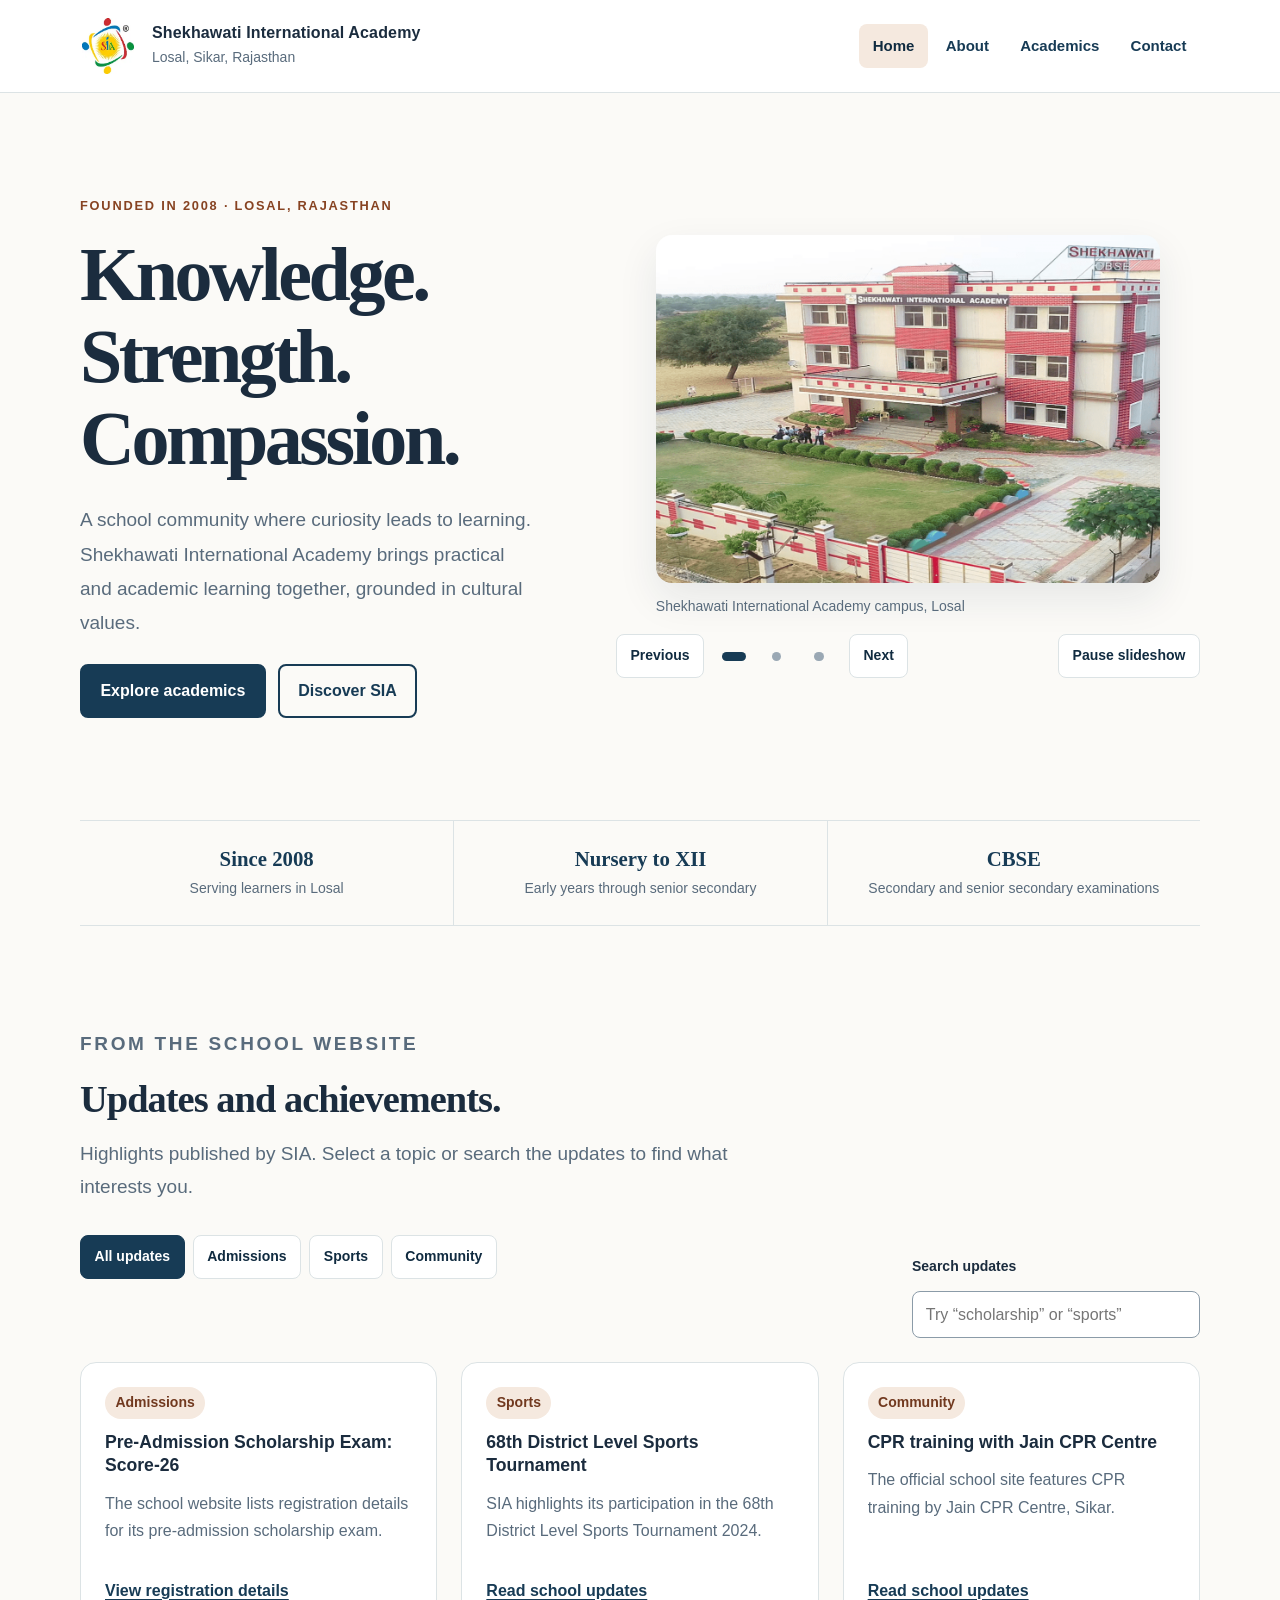
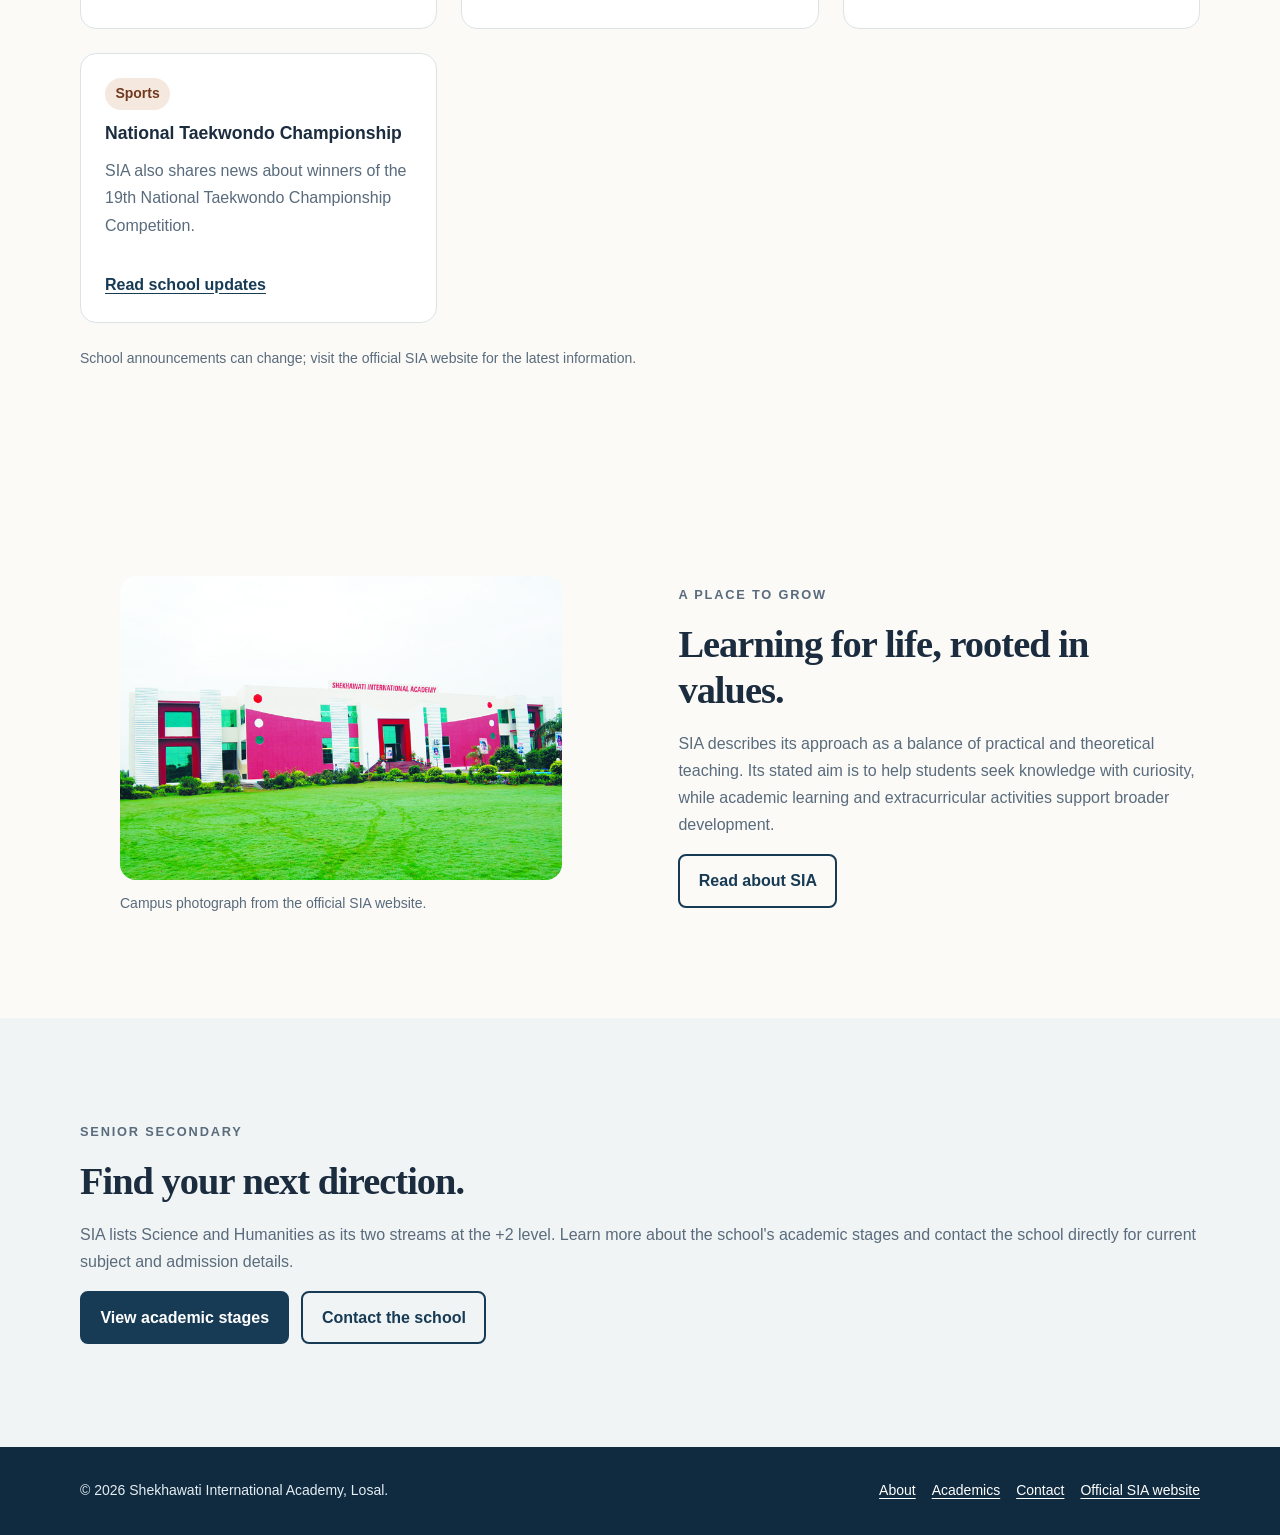
<file: index.html>
<!DOCTYPE html>
<html lang="en">
<head>
    <meta charset="UTF-8">
    <meta name="viewport" content="width=device-width, initial-scale=1.0">
    <meta name="description" content="Discover Shekhawati International Academy in Losal, Sikar: a CBSE school founded in 2008, with classes from Nursery to XII.">
    <title>Shekhawati International Academy | Losal, Sikar</title>
    <link rel="stylesheet" href="styles.css">
    <script src="script.js" defer></script>
</head>
<body>
    <a class="skip-link" href="#main-content">Skip to content</a>
    <header class="site-header">
        <div class="header-inner">
            <a class="brand" href="index.html" aria-label="Shekhawati International Academy home">
                <img class="school-logo" src="images/sialogo.webp" alt="">
                <span>
                    <span class="brand-name">Shekhawati International Academy</span>
                    <span class="brand-location">Losal, Sikar, Rajasthan</span>
                </span>
            </a>
            <nav class="site-nav" aria-label="Main navigation">
                <a href="index.html" aria-current="page">Home</a>
                <a href="about.html">About</a>
                <a href="courses.html">Academics</a>
                <a href="contact.html">Contact</a>
            </nav>
        </div>
    </header>

    <main id="main-content">
        <section class="hero content-width" aria-labelledby="welcome-heading">
            <div class="hero-copy">
                <p class="eyebrow">Founded in 2008 · Losal, Rajasthan</p>
                <h1 id="welcome-heading">Knowledge. Strength. Compassion.</h1>
                <p>
                    A school community where curiosity leads to learning.
                    Shekhawati International Academy brings practical and
                    academic learning together, grounded in cultural values.
                </p>
                <div class="actions">
                    <a class="button" href="courses.html">Explore academics</a>
                    <a class="button button-secondary" href="about.html">Discover SIA</a>
                </div>
            </div>
            <div class="image-carousel" data-carousel aria-label="Photos from the SIA campus">
                <figure class="hero-figure carousel-slide" data-slide>
                    <img
                        class="hero-image"
                        src="images/sia-campus-aerial.png"
                        alt="Aerial view of the Shekhawati International Academy campus and grounds in Losal"
                        fetchpriority="high"
                    >
                    <figcaption>Shekhawati International Academy campus, Losal</figcaption>
                </figure>
                <figure class="hero-figure carousel-slide" data-slide hidden>
                    <img
                        class="hero-image"
                        src="images/sia-campus-building.jpg"
                        alt="The Shekhawati International Academy school building in Losal"
                    >
                    <figcaption>The SIA school building. Photo: official school website.</figcaption>
                </figure>
                <figure class="hero-figure carousel-slide" data-slide hidden>
                    <img
                        class="hero-image"
                        src="images/sia-student-project.jpg"
                        alt="Students gathered around a model during a school project activity"
                    >
                    <figcaption>Students at a project activity. Photo: official school website.</figcaption>
                </figure>
                <div class="carousel-controls" aria-label="Photo slideshow controls">
                    <button class="carousel-control" type="button" data-previous aria-label="Show previous photo">Previous</button>
                    <div class="carousel-dots" data-slide-buttons aria-label="Choose a photo"></div>
                    <button class="carousel-control" type="button" data-next aria-label="Show next photo">Next</button>
                    <button class="carousel-control carousel-toggle" type="button" data-toggle aria-pressed="false">Pause slideshow</button>
                </div>
            </div>
        </section>

        <section class="content-width facts" aria-label="School overview">
            <div class="fact">
                <strong>Since 2008</strong>
                <span>Serving learners in Losal</span>
            </div>
            <div class="fact">
                <strong>Nursery to XII</strong>
                <span>Early years through senior secondary</span>
            </div>
            <div class="fact">
                <strong>CBSE</strong>
                <span>Secondary and senior secondary examinations</span>
            </div>
        </section>

        <section class="section" aria-labelledby="school-updates-heading">
            <div class="content-width">
                <div class="section-heading">
                    <p class="eyebrow">From the school website</p>
                    <h2 id="school-updates-heading">Updates and achievements.</h2>
                    <p>Highlights published by SIA. Select a topic or search the updates to find what interests you.</p>
                </div>
                <div class="update-tools">
                    <div class="update-filters" role="group" aria-label="Filter school updates">
                        <button class="filter-button is-active" type="button" data-filter="all" aria-pressed="true">All updates</button>
                        <button class="filter-button" type="button" data-filter="admissions" aria-pressed="false">Admissions</button>
                        <button class="filter-button" type="button" data-filter="sports" aria-pressed="false">Sports</button>
                        <button class="filter-button" type="button" data-filter="community" aria-pressed="false">Community</button>
                    </div>
                    <label class="update-search-label" for="update-search">Search updates</label>
                    <input id="update-search" class="update-search" type="search" placeholder="Try “scholarship” or “sports”">
                </div>
                <div class="card-grid update-grid" data-updates>
                    <article class="card update-card" data-category="admissions" data-search="pre-admission scholarship exam score 26 registration">
                        <span class="card-label">Admissions</span>
                        <h3>Pre-Admission Scholarship Exam: Score-26</h3>
                        <p>The school website lists registration details for its pre-admission scholarship exam.</p>
                        <a class="text-link" href="https://erpsys.spslosal.com/site/scholarship/AG11" target="_blank" rel="noopener noreferrer">View registration details</a>
                    </article>
                    <article class="card update-card" data-category="sports" data-search="68th district level sports tournament 2024">
                        <span class="card-label">Sports</span>
                        <h3>68th District Level Sports Tournament</h3>
                        <p>SIA highlights its participation in the 68th District Level Sports Tournament 2024.</p>
                        <a class="text-link" href="https://shekhawatilosal.com" target="_blank" rel="noopener noreferrer">Read school updates</a>
                    </article>
                    <article class="card update-card" data-category="community" data-search="save human life cpr training jain cpr centre sikar">
                        <span class="card-label">Community</span>
                        <h3>CPR training with Jain CPR Centre</h3>
                        <p>The official school site features CPR training by Jain CPR Centre, Sikar.</p>
                        <a class="text-link" href="https://shekhawatilosal.com" target="_blank" rel="noopener noreferrer">Read school updates</a>
                    </article>
                    <article class="card update-card" data-category="sports" data-search="19th national taekwondo championship competition winners">
                        <span class="card-label">Sports</span>
                        <h3>National Taekwondo Championship</h3>
                        <p>SIA also shares news about winners of the 19th National Taekwondo Championship Competition.</p>
                        <a class="text-link" href="https://shekhawatilosal.com" target="_blank" rel="noopener noreferrer">Read school updates</a>
                    </article>
                </div>
                <p class="update-empty" data-empty hidden>No updates match your search. Try another word or choose “All updates.”</p>
                <p class="update-note">School announcements can change; visit the official SIA website for the latest information.</p>
            </div>
        </section>

        <section class="section">
            <div class="content-width story-grid">
                <figure class="story-figure">
                    <img
                        class="story-image"
                        src="images/sia-campus-building.jpg"
                        alt="The Shekhawati International Academy school building in Losal"
                        loading="lazy"
                    >
                    <figcaption>Campus photograph from the official SIA website.</figcaption>
                </figure>
                <div class="story-copy">
                    <p class="eyebrow">A place to grow</p>
                    <h2>Learning for life, rooted in values.</h2>
                    <p>
                        SIA describes its approach as a balance of practical
                        and theoretical teaching. Its stated aim is to help
                        students seek knowledge with curiosity, while academic
                        learning and extracurricular activities support
                        broader development.
                    </p>
                    <a class="button button-secondary" href="about.html">Read about SIA</a>
                </div>
            </div>
        </section>

        <section class="section section-alt">
            <div class="content-width story-copy">
                <p class="eyebrow">Senior secondary</p>
                <h2>Find your next direction.</h2>
                <p>
                    SIA lists Science and Humanities as its two streams at the
                    +2 level. Learn more about the school's academic stages
                    and contact the school directly for current subject and
                    admission details.
                </p>
                <div class="actions">
                    <a class="button" href="courses.html">View academic stages</a>
                    <a class="button button-secondary" href="contact.html">Contact the school</a>
                </div>
            </div>
        </section>
    </main>

    <footer class="site-footer">
        <div class="footer-inner">
            <p>&copy; <span data-current-year>2026</span> Shekhawati International Academy, Losal.</p>
            <div class="footer-links">
                <a href="about.html">About</a>
                <a href="courses.html">Academics</a>
                <a href="contact.html">Contact</a>
                <a class="external-source" href="https://shekhawatilosal.com" target="_blank" rel="noopener noreferrer">Official SIA website</a>
            </div>
        </div>
    </footer>
</body>
</html>
</file>
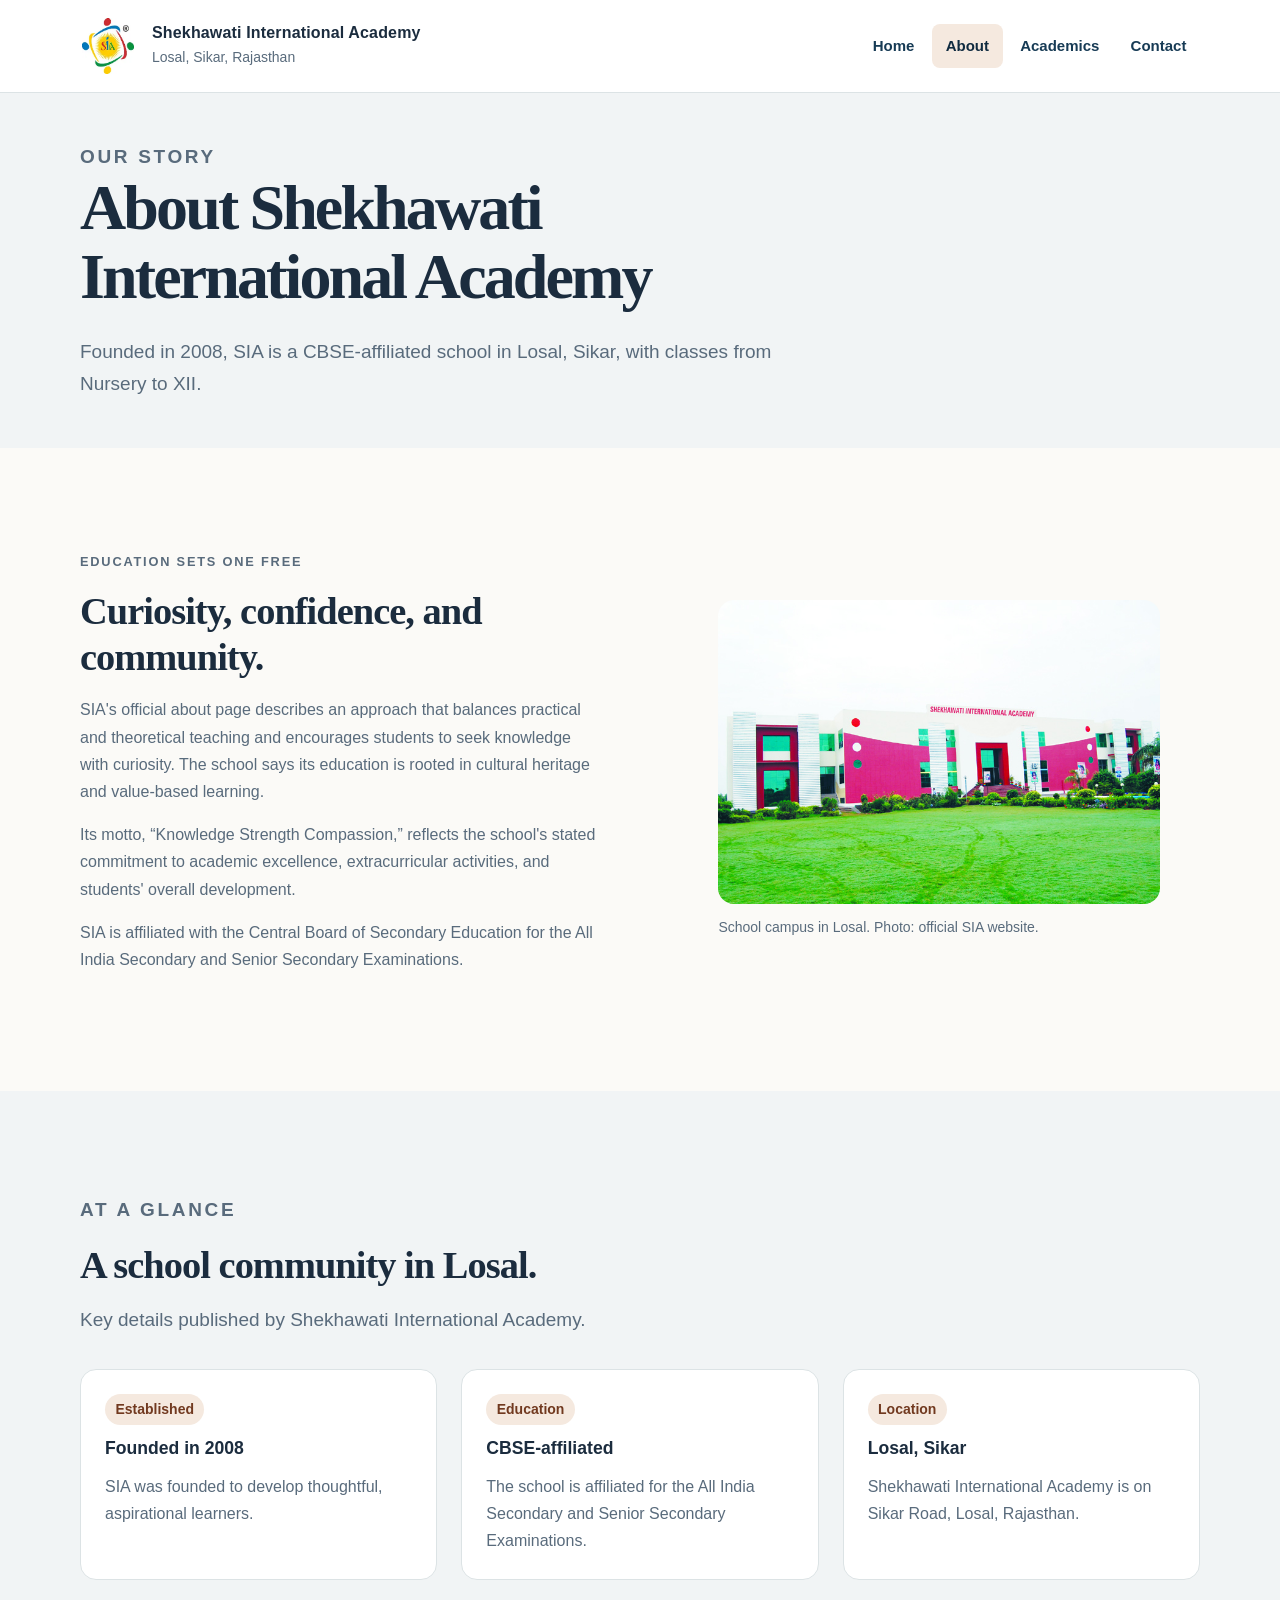
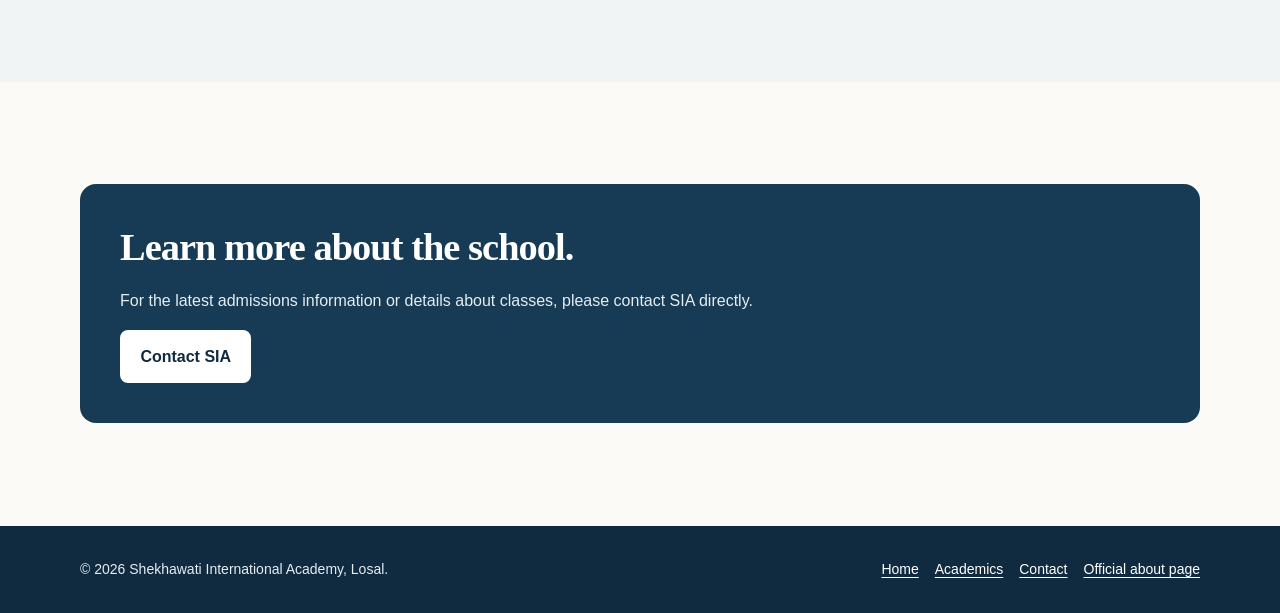
<file: about.html>
<!DOCTYPE html>
<html lang="en">
<head>
    <meta charset="UTF-8">
    <meta name="viewport" content="width=device-width, initial-scale=1.0">
    <meta name="description" content="Learn about Shekhawati International Academy in Losal, Sikar: its history, educational approach, motto, and CBSE affiliation.">
    <title>About SIA | Shekhawati International Academy</title>
    <link rel="stylesheet" href="styles.css">
    <script src="script.js" defer></script>
</head>
<body>
    <a class="skip-link" href="#main-content">Skip to content</a>
    <header class="site-header">
        <div class="header-inner">
            <a class="brand" href="index.html" aria-label="Shekhawati International Academy home">
                <img class="school-logo" src="images/sialogo.webp" alt="">
                <span>
                    <span class="brand-name">Shekhawati International Academy</span>
                    <span class="brand-location">Losal, Sikar, Rajasthan</span>
                </span>
            </a>
            <nav class="site-nav" aria-label="Main navigation">
                <a href="index.html">Home</a>
                <a href="about.html" aria-current="page">About</a>
                <a href="courses.html">Academics</a>
                <a href="contact.html">Contact</a>
            </nav>
        </div>
    </header>

    <main id="main-content">
        <header class="page-intro">
            <div class="content-width">
                <p class="eyebrow">Our story</p>
                <h1>About Shekhawati International Academy</h1>
                <p>
                    Founded in 2008, SIA is a CBSE-affiliated school in Losal,
                    Sikar, with classes from Nursery to XII.
                </p>
            </div>
        </header>

        <section class="section">
            <div class="content-width story-grid">
                <div class="prose">
                    <p class="eyebrow">Education sets one free</p>
                    <h2>Curiosity, confidence, and community.</h2>
                    <p>
                        SIA's official about page describes an approach that
                        balances practical and theoretical teaching and
                        encourages students to seek knowledge with curiosity.
                        The school says its education is rooted in cultural
                        heritage and value-based learning.
                    </p>
                    <p>
                        Its motto, “Knowledge Strength Compassion,” reflects
                        the school's stated commitment to academic excellence,
                        extracurricular activities, and students' overall
                        development.
                    </p>
                    <p>
                        SIA is affiliated with the Central Board of Secondary
                        Education for the All India Secondary and Senior
                        Secondary Examinations.
                    </p>
                </div>
                <figure class="story-figure">
                    <img
                        class="story-image"
                        src="images/sia-campus-building.jpg"
                        alt="Shekhawati International Academy campus in Losal"
                        loading="lazy"
                    >
                    <figcaption>School campus in Losal. Photo: official SIA website.</figcaption>
                </figure>
            </div>
        </section>

        <section class="section section-alt">
            <div class="content-width">
                <div class="section-heading">
                    <p class="eyebrow">At a glance</p>
                    <h2>A school community in Losal.</h2>
                    <p>Key details published by Shekhawati International Academy.</p>
                </div>
                <div class="card-grid">
                    <article class="card">
                        <span class="card-label">Established</span>
                        <h3>Founded in 2008</h3>
                        <p>SIA was founded to develop thoughtful, aspirational learners.</p>
                    </article>
                    <article class="card">
                        <span class="card-label">Education</span>
                        <h3>CBSE-affiliated</h3>
                        <p>The school is affiliated for the All India Secondary and Senior Secondary Examinations.</p>
                    </article>
                    <article class="card">
                        <span class="card-label">Location</span>
                        <h3>Losal, Sikar</h3>
                        <p>Shekhawati International Academy is on Sikar Road, Losal, Rajasthan.</p>
                    </article>
                </div>
            </div>
        </section>

        <section class="section">
            <div class="content-width callout">
                <h2>Learn more about the school.</h2>
                <p>For the latest admissions information or details about classes, please contact SIA directly.</p>
                <a class="button" href="contact.html">Contact SIA</a>
            </div>
        </section>
    </main>

    <footer class="site-footer">
        <div class="footer-inner">
            <p>&copy; <span data-current-year>2026</span> Shekhawati International Academy, Losal.</p>
            <div class="footer-links">
                <a href="index.html">Home</a>
                <a href="courses.html">Academics</a>
                <a href="contact.html">Contact</a>
                <a class="external-source" href="https://shekhawatilosal.com/pages/about-us" target="_blank" rel="noopener noreferrer">Official about page</a>
            </div>
        </div>
    </footer>
</body>
</html>
</file>
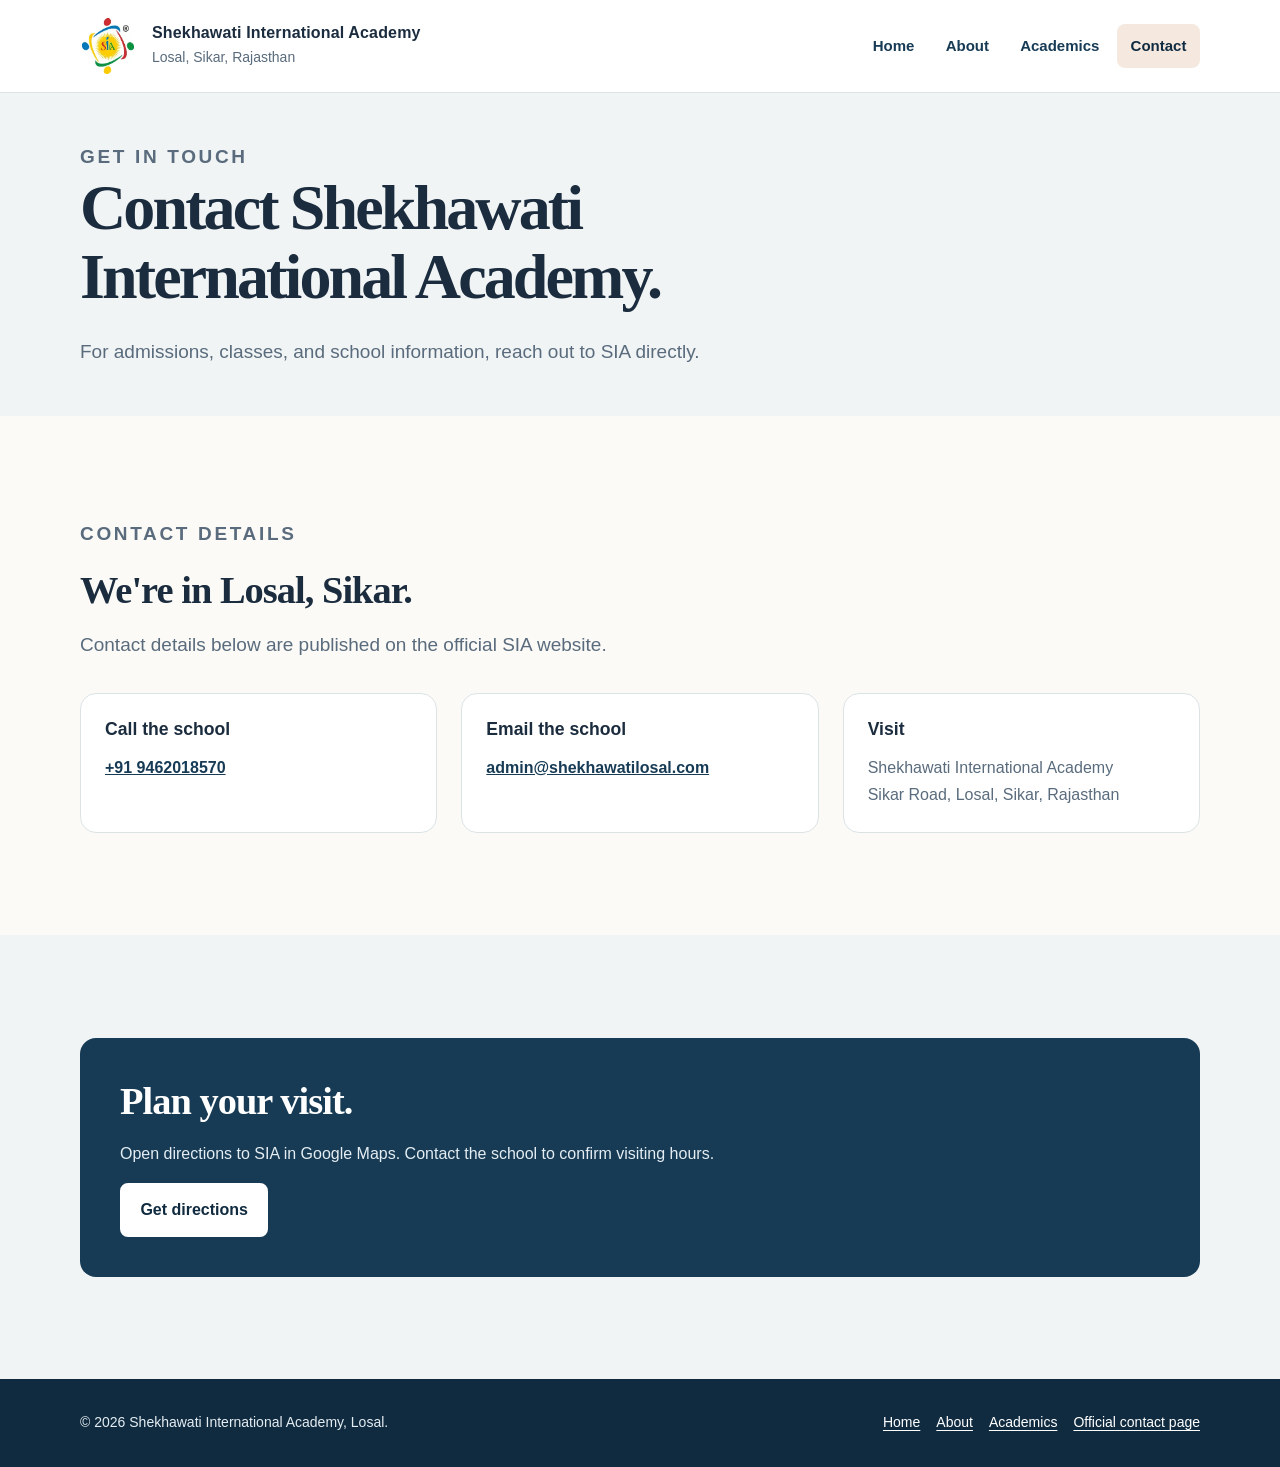
<file: contact.html>
<!DOCTYPE html>
<html lang="en">
<head>
    <meta charset="UTF-8">
    <meta name="viewport" content="width=device-width, initial-scale=1.0">
    <meta name="description" content="Contact Shekhawati International Academy in Losal, Sikar, by phone, email, or directions to the school.">
    <title>Contact | Shekhawati International Academy</title>
    <link rel="stylesheet" href="styles.css">
    <script src="script.js" defer></script>
</head>
<body>
    <a class="skip-link" href="#main-content">Skip to content</a>
    <header class="site-header">
        <div class="header-inner">
            <a class="brand" href="index.html" aria-label="Shekhawati International Academy home">
                <img class="school-logo" src="images/sialogo.webp" alt="">
                <span>
                    <span class="brand-name">Shekhawati International Academy</span>
                    <span class="brand-location">Losal, Sikar, Rajasthan</span>
                </span>
            </a>
            <nav class="site-nav" aria-label="Main navigation">
                <a href="index.html">Home</a>
                <a href="about.html">About</a>
                <a href="courses.html">Academics</a>
                <a href="contact.html" aria-current="page">Contact</a>
            </nav>
        </div>
    </header>

    <main id="main-content">
        <header class="page-intro">
            <div class="content-width">
                <p class="eyebrow">Get in touch</p>
                <h1>Contact Shekhawati International Academy.</h1>
                <p>For admissions, classes, and school information, reach out to SIA directly.</p>
            </div>
        </header>

        <section class="section">
            <div class="content-width">
                <div class="section-heading">
                    <p class="eyebrow">Contact details</p>
                    <h2>We're in Losal, Sikar.</h2>
                    <p>Contact details below are published on the official SIA website.</p>
                </div>
                <div class="contact-grid">
                    <article class="contact-card">
                        <h3>Call the school</h3>
                        <p><a href="tel:+919462018570">+91 9462018570</a></p>
                    </article>
                    <article class="contact-card">
                        <h3>Email the school</h3>
                        <p><a href="mailto:admin@shekhawatilosal.com">admin@shekhawatilosal.com</a></p>
                    </article>
                    <article class="contact-card">
                        <h3>Visit</h3>
                        <p>Shekhawati International Academy<br>Sikar Road, Losal, Sikar, Rajasthan</p>
                    </article>
                </div>
            </div>
        </section>

        <section class="section section-alt">
            <div class="content-width callout">
                <h2>Plan your visit.</h2>
                <p>Open directions to SIA in Google Maps. Contact the school to confirm visiting hours.</p>
                <a
                    class="button"
                    href="https://www.google.com/maps/search/?api=1&amp;query=Shekhawati+International+Academy+Sikar+Road+Losal+Sikar+Rajasthan"
                    target="_blank"
                    rel="noopener noreferrer"
                >Get directions</a>
            </div>
        </section>
    </main>

    <footer class="site-footer">
        <div class="footer-inner">
            <p>&copy; <span data-current-year>2026</span> Shekhawati International Academy, Losal.</p>
            <div class="footer-links">
                <a href="index.html">Home</a>
                <a href="about.html">About</a>
                <a href="courses.html">Academics</a>
                <a class="external-source" href="https://shekhawatilosal.com/contact-us" target="_blank" rel="noopener noreferrer">Official contact page</a>
            </div>
        </div>
    </footer>
</body>
</html>
</file>
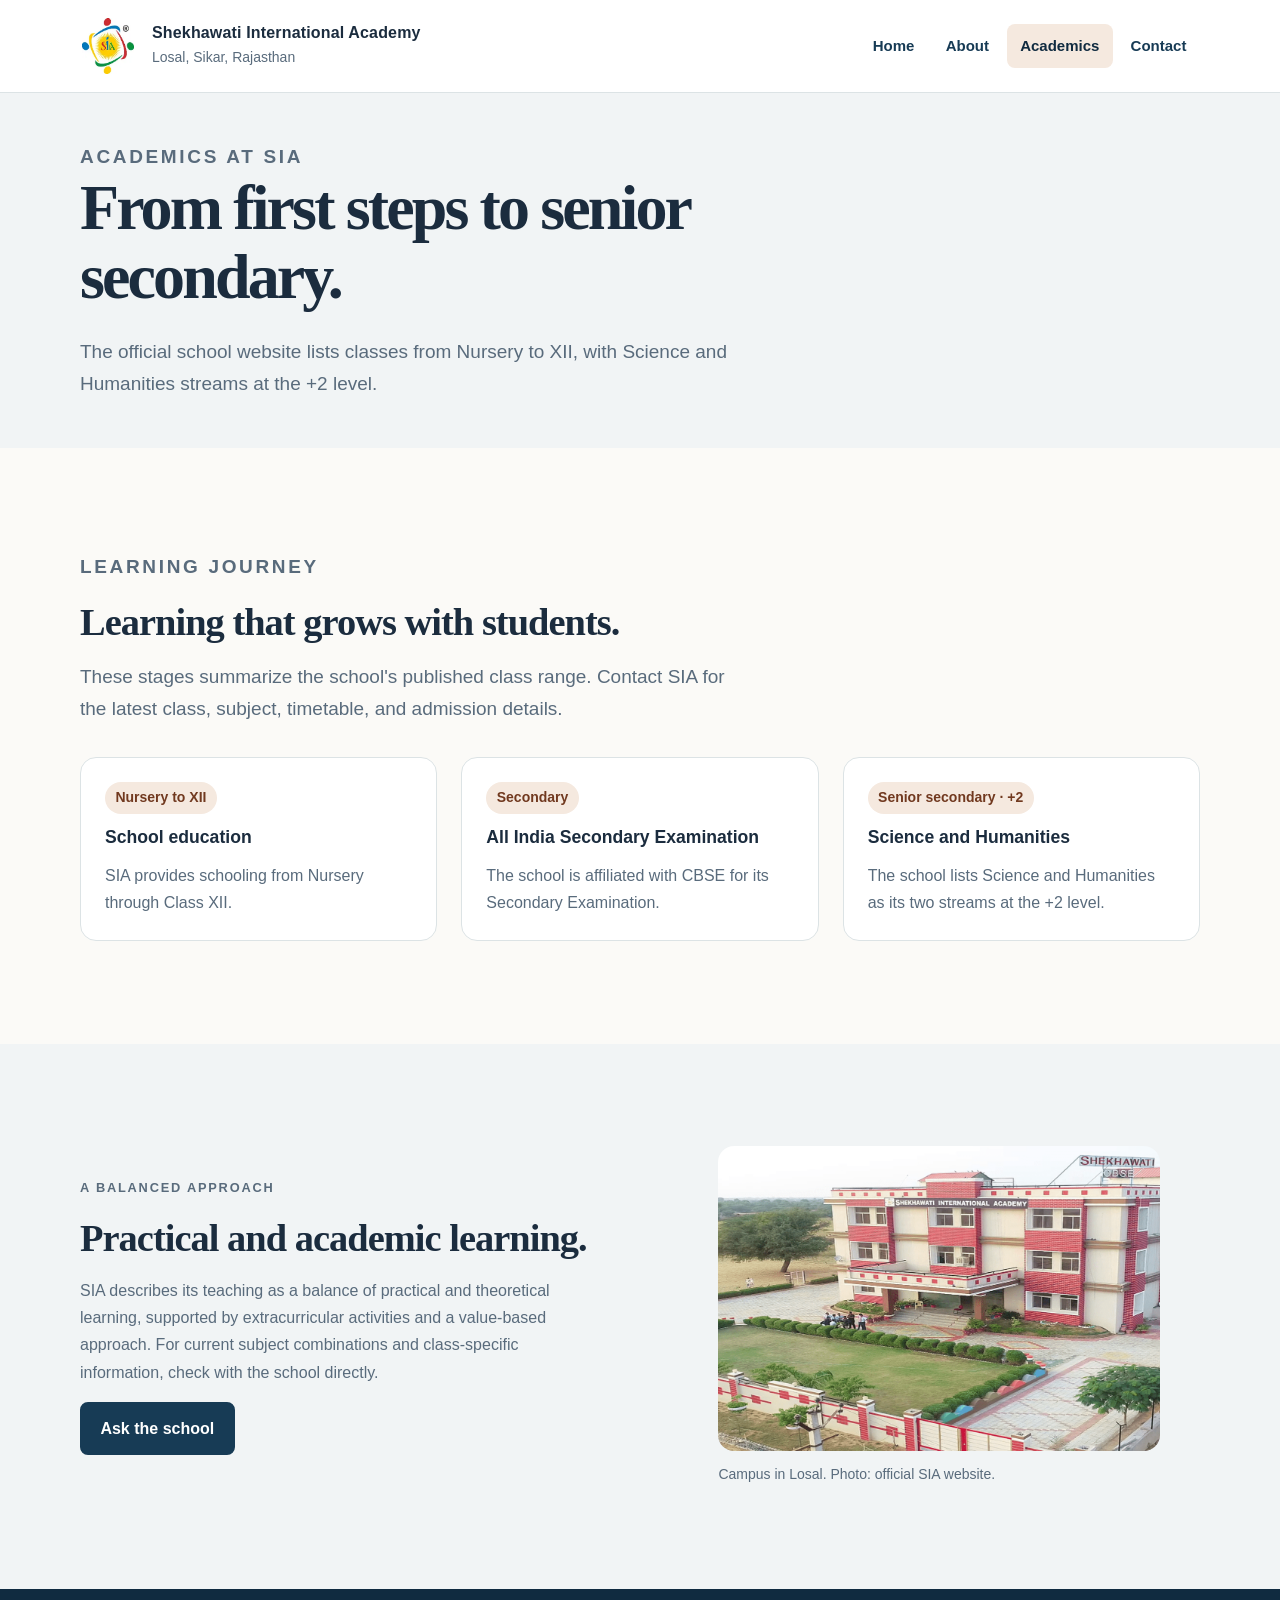
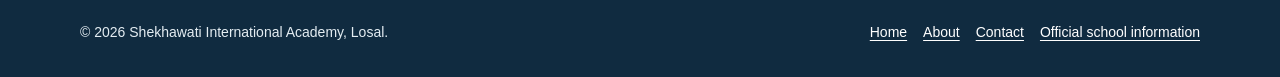
<file: courses.html>
<!DOCTYPE html>
<html lang="en">
<head>
    <meta charset="UTF-8">
    <meta name="viewport" content="width=device-width, initial-scale=1.0">
    <meta name="description" content="Explore the academic stages at Shekhawati International Academy, a CBSE-affiliated school in Losal with classes from Nursery to XII.">
    <title>Academics | Shekhawati International Academy</title>
    <link rel="stylesheet" href="styles.css">
    <script src="script.js" defer></script>
</head>
<body>
    <a class="skip-link" href="#main-content">Skip to content</a>
    <header class="site-header">
        <div class="header-inner">
            <a class="brand" href="index.html" aria-label="Shekhawati International Academy home">
                <img class="school-logo" src="images/sialogo.webp" alt="">
                <span>
                    <span class="brand-name">Shekhawati International Academy</span>
                    <span class="brand-location">Losal, Sikar, Rajasthan</span>
                </span>
            </a>
            <nav class="site-nav" aria-label="Main navigation">
                <a href="index.html">Home</a>
                <a href="about.html">About</a>
                <a href="courses.html" aria-current="page">Academics</a>
                <a href="contact.html">Contact</a>
            </nav>
        </div>
    </header>

    <main id="main-content">
        <header class="page-intro">
            <div class="content-width">
                <p class="eyebrow">Academics at SIA</p>
                <h1>From first steps to senior secondary.</h1>
                <p>
                    The official school website lists classes from Nursery to
                    XII, with Science and Humanities streams at the +2 level.
                </p>
            </div>
        </header>

        <section class="section">
            <div class="content-width">
                <div class="section-heading">
                    <p class="eyebrow">Learning journey</p>
                    <h2>Learning that grows with students.</h2>
                    <p>
                        These stages summarize the school's published class
                        range. Contact SIA for the latest class, subject,
                        timetable, and admission details.
                    </p>
                </div>
                <div class="card-grid">
                    <article class="card">
                        <span class="card-label">Nursery to XII</span>
                        <h3>School education</h3>
                        <p>SIA provides schooling from Nursery through Class XII.</p>
                    </article>
                    <article class="card">
                        <span class="card-label">Secondary</span>
                        <h3>All India Secondary Examination</h3>
                        <p>The school is affiliated with CBSE for its Secondary Examination.</p>
                    </article>
                    <article class="card">
                        <span class="card-label">Senior secondary · +2</span>
                        <h3>Science and Humanities</h3>
                        <p>The school lists Science and Humanities as its two streams at the +2 level.</p>
                    </article>
                </div>
            </div>
        </section>

        <section class="section section-alt">
            <div class="content-width story-grid">
                <div class="story-copy">
                    <p class="eyebrow">A balanced approach</p>
                    <h2>Practical and academic learning.</h2>
                    <p>
                        SIA describes its teaching as a balance of practical
                        and theoretical learning, supported by
                        extracurricular activities and a value-based approach.
                        For current subject combinations and class-specific
                        information, check with the school directly.
                    </p>
                    <a class="button" href="contact.html">Ask the school</a>
                </div>
                <figure class="story-figure">
                    <img
                        class="story-image"
                        src="images/sia-campus-aerial.png"
                        alt="Shekhawati International Academy campus, Losal"
                        loading="lazy"
                    >
                    <figcaption>Campus in Losal. Photo: official SIA website.</figcaption>
                </figure>
            </div>
        </section>
    </main>

    <footer class="site-footer">
        <div class="footer-inner">
            <p>&copy; <span data-current-year>2026</span> Shekhawati International Academy, Losal.</p>
            <div class="footer-links">
                <a href="index.html">Home</a>
                <a href="about.html">About</a>
                <a href="contact.html">Contact</a>
                <a class="external-source" href="https://shekhawatilosal.com/pages/about-us" target="_blank" rel="noopener noreferrer">Official school information</a>
            </div>
        </div>
    </footer>
</body>
</html>
</file>
<file: styles.css>
:root {
    color-scheme: light;
    --color-ink: #1b2c3e;
    --color-text: #35485b;
    --color-muted: #596b7c;
    --color-brand: #173b55;
    --color-brand-deep: #102b40;
    --color-accent: #a75b32;
    --color-accent-soft: #f5e9df;
    --color-paper: #fbfaf7;
    --color-surface: #ffffff;
    --color-surface-alt: #f1f4f5;
    --color-border: #dce3e5;
    --color-focus: #b3542c;

    --font-body: "Segoe UI", "Helvetica Neue", Arial, sans-serif;
    --font-display: Georgia, "Times New Roman", serif;
    --font-size-small: 0.875rem;
    --font-size-body: 1rem;
    --font-size-lead: clamp(1.0625rem, 1.5vw, 1.1875rem);
    --font-size-h1: clamp(2.5rem, 6vw, 4.75rem);
    --font-size-h2: clamp(1.8rem, 3vw, 2.6rem);

    --space-1: 0.5rem;
    --space-2: 0.75rem;
    --space-3: 1rem;
    --space-4: 1.5rem;
    --space-5: 2rem;
    --space-6: 3rem;
    --space-7: clamp(4rem, 8vw, 7rem);

    --radius-small: 0.5rem;
    --radius-card: 1rem;
    --radius-pill: 999px;
    --shadow-card: 0 1rem 2.5rem rgb(27 44 62 / 9%);
    --content-width: 70rem;
}

* {
    box-sizing: border-box;
}

html {
    scroll-behavior: smooth;
}

body {
    display: flex;
    min-height: 100vh;
    flex-direction: column;
    margin: 0;
    background: var(--color-paper);
    color: var(--color-text);
    font-family: var(--font-body);
    font-size: var(--font-size-body);
    line-height: 1.7;
    -webkit-font-smoothing: antialiased;
}

img {
    display: block;
    max-width: 100%;
}

a {
    color: var(--color-brand);
}

a:focus-visible,
button:focus-visible {
    outline: 3px solid var(--color-focus);
    outline-offset: 4px;
}

.skip-link {
    position: absolute;
    z-index: 2;
    top: var(--space-2);
    left: var(--space-2);
    padding: var(--space-2) var(--space-3);
    transform: translateY(-160%);
    border-radius: var(--radius-small);
    background: var(--color-surface);
    color: var(--color-brand-deep);
}

.skip-link:focus {
    transform: translateY(0);
}

.site-header {
    border-bottom: 1px solid var(--color-border);
    background: var(--color-surface);
}

.header-inner,
.content-width,
.footer-inner {
    width: min(var(--content-width), calc(100% - 3rem));
    margin-inline: auto;
}

.header-inner {
    display: flex;
    min-height: 5.75rem;
    align-items: center;
    justify-content: space-between;
    gap: var(--space-5);
}

.brand {
    display: inline-flex;
    min-width: 0;
    align-items: center;
    gap: var(--space-3);
    color: var(--color-ink);
    text-decoration: none;
}

.school-logo {
    width: 3.5rem;
    height: 3.5rem;
    flex: 0 0 auto;
    object-fit: contain;
}

.brand-name {
    display: block;
    font-size: 1rem;
    font-weight: 750;
    letter-spacing: 0.01em;
    line-height: 1.35;
}

.brand-location {
    display: block;
    margin-top: 0.2rem;
    color: var(--color-muted);
    font-size: var(--font-size-small);
}

.site-nav {
    display: flex;
    flex-wrap: wrap;
    align-items: center;
    justify-content: flex-end;
    gap: 0.25rem;
}

.site-nav a {
    padding: 0.6rem 0.85rem;
    border-radius: var(--radius-small);
    color: var(--color-brand);
    font-size: 0.9375rem;
    font-weight: 650;
    text-decoration: none;
}

.site-nav a:hover,
.site-nav a[aria-current="page"] {
    background: var(--color-accent-soft);
    color: var(--color-brand-deep);
}

main {
    flex: 1;
}

.hero {
    display: grid;
    grid-template-columns: minmax(0, 0.88fr) minmax(0, 1.12fr);
    align-items: center;
    gap: clamp(2rem, 6vw, 5.5rem);
    padding-block: var(--space-7);
}

.eyebrow {
    margin: 0 0 var(--space-3);
    color: #874322;
    font-size: 0.8rem;
    font-weight: 750;
    letter-spacing: 0.14em;
    text-transform: uppercase;
}

h1,
h2,
h3,
p,
figure {
    margin-top: 0;
}

h1,
h2,
h3 {
    color: var(--color-ink);
}

h1,
.display-heading {
    margin-bottom: var(--space-4);
    font-family: var(--font-display);
    font-size: var(--font-size-h1);
    font-weight: 600;
    letter-spacing: -0.045em;
    line-height: 1.08;
}

h2 {
    margin-bottom: var(--space-3);
    font-family: var(--font-display);
    font-size: var(--font-size-h2);
    font-weight: 600;
    letter-spacing: -0.025em;
    line-height: 1.2;
}

h3 {
    margin-bottom: var(--space-2);
    font-size: 1.1rem;
    line-height: 1.35;
}

.hero-copy > p:not(.eyebrow) {
    max-width: 38rem;
    margin-bottom: var(--space-4);
    color: var(--color-muted);
    font-size: var(--font-size-lead);
    line-height: 1.8;
}

.actions {
    display: flex;
    flex-wrap: wrap;
    gap: var(--space-2);
}

.button {
    display: inline-flex;
    min-height: 3rem;
    align-items: center;
    justify-content: center;
    padding: 0.7rem 1.15rem;
    border: 2px solid var(--color-brand);
    border-radius: var(--radius-small);
    background: var(--color-brand);
    color: var(--color-surface);
    font-weight: 700;
    text-align: center;
    text-decoration: none;
    transition: background-color 160ms ease, color 160ms ease;
}

.button:hover {
    border-color: var(--color-brand-deep);
    background: var(--color-brand-deep);
}

.button-secondary {
    background: transparent;
    color: var(--color-brand);
}

.button-secondary:hover {
    color: var(--color-surface);
}

.hero-figure,
.story-figure {
    margin-bottom: 0;
}

.hero-image {
    width: 100%;
    aspect-ratio: 1.45;
    border-radius: var(--radius-card);
    box-shadow: var(--shadow-card);
    object-fit: cover;
}

figcaption {
    margin-top: var(--space-2);
    color: var(--color-muted);
    font-size: var(--font-size-small);
}

.facts {
    display: grid;
    grid-template-columns: repeat(3, minmax(0, 1fr));
    border-block: 1px solid var(--color-border);
}

.fact {
    padding: var(--space-4);
    text-align: center;
}

.fact + .fact {
    border-left: 1px solid var(--color-border);
}

.fact strong,
.fact span {
    display: block;
}

.fact strong {
    color: var(--color-brand);
    font-family: var(--font-display);
    font-size: 1.3rem;
    line-height: 1.3;
}

.fact span {
    margin-top: 0.3rem;
    color: var(--color-muted);
    font-size: var(--font-size-small);
}

.section {
    padding-block: var(--space-7);
}

.section-alt {
    background: var(--color-surface-alt);
}

.section-heading {
    max-width: 42rem;
    margin-bottom: var(--space-5);
}

.section-heading p,
.page-intro p {
    color: var(--color-muted);
    font-size: var(--font-size-lead);
}

.story-grid {
    display: grid;
    grid-template-columns: minmax(0, 1fr) minmax(0, 1fr);
    align-items: center;
    gap: clamp(2rem, 6vw, 5rem);
}

.story-image {
    width: 100%;
    aspect-ratio: 1.45;
    border-radius: var(--radius-card);
    object-fit: cover;
}

.story-copy > p {
    color: var(--color-muted);
}

.quote {
    margin: 0 0 var(--space-4);
    padding-left: var(--space-4);
    border-left: 3px solid var(--color-accent);
    color: var(--color-brand);
    font-family: var(--font-display);
    font-size: clamp(1.4rem, 3vw, 2rem);
    line-height: 1.35;
}

.page-intro {
    padding-block: var(--space-6);
    background: var(--color-surface-alt);
}

.page-intro h1 {
    max-width: 48rem;
    font-size: clamp(2.5rem, 5vw, 4rem);
}

.page-intro p {
    max-width: 45rem;
    margin-bottom: 0;
}

.card-grid {
    display: grid;
    grid-template-columns: repeat(3, minmax(0, 1fr));
    gap: var(--space-4);
}

.card {
    padding: var(--space-4);
    border: 1px solid var(--color-border);
    border-radius: var(--radius-card);
    background: var(--color-surface);
}

.card p:last-child {
    margin-bottom: 0;
}

.card p,
.prose p,
.prose li {
    color: var(--color-muted);
}

.card-label {
    display: inline-block;
    margin-bottom: var(--space-2);
    padding: 0.25rem 0.65rem;
    border-radius: var(--radius-pill);
    background: var(--color-accent-soft);
    color: #71391f;
    font-size: var(--font-size-small);
    font-weight: 700;
}

.prose {
    max-width: 52rem;
}

.prose ul {
    padding-left: 1.3rem;
}

.prose li + li {
    margin-top: var(--space-1);
}

.callout {
    padding: clamp(1.5rem, 4vw, 2.5rem);
    border-radius: var(--radius-card);
    background: var(--color-brand);
    color: var(--color-surface);
}

.callout h2 {
    color: var(--color-surface);
}

.callout p {
    max-width: 42rem;
    color: #e4edf2;
}

.callout .button {
    border-color: var(--color-surface);
    background: var(--color-surface);
    color: var(--color-brand-deep);
}

.callout .button:hover {
    background: var(--color-accent-soft);
}

.contact-grid {
    display: grid;
    grid-template-columns: repeat(3, minmax(0, 1fr));
    gap: var(--space-4);
}

.contact-card {
    padding: var(--space-4);
    border: 1px solid var(--color-border);
    border-radius: var(--radius-card);
    background: var(--color-surface);
}

.contact-card p {
    margin-bottom: 0;
    color: var(--color-muted);
}

.contact-card a {
    font-weight: 650;
    overflow-wrap: anywhere;
}

.site-footer {
    padding-block: var(--space-5);
    background: var(--color-brand-deep);
    color: #e4edf2;
}

.footer-inner {
    display: flex;
    align-items: center;
    justify-content: space-between;
    gap: var(--space-4);
}

.footer-inner p {
    margin-bottom: 0;
    font-size: var(--font-size-small);
}

.footer-links {
    display: flex;
    flex-wrap: wrap;
    gap: var(--space-3);
}

.footer-links a {
    color: var(--color-surface);
    font-size: var(--font-size-small);
    text-underline-offset: 0.2em;
}

.external-source {
    color: #e4edf2;
    font-size: var(--font-size-small);
}

@media (max-width: 760px) {
    .header-inner {
        align-items: flex-start;
        flex-direction: column;
        gap: var(--space-2);
        padding-block: var(--space-3);
    }

    .site-nav {
        justify-content: flex-start;
        margin-left: -0.5rem;
    }

    .hero,
    .story-grid {
        grid-template-columns: 1fr;
    }

    .hero {
        gap: var(--space-5);
    }

    .hero-copy {
        max-width: 40rem;
    }

    .card-grid,
    .contact-grid {
        grid-template-columns: 1fr;
    }
}

@media (max-width: 480px) {
    .header-inner,
    .content-width,
    .footer-inner {
        width: min(var(--content-width), calc(100% - 2rem));
    }

    .school-logo {
        width: 3rem;
        height: 3rem;
    }

    .brand-name {
        font-size: 0.9rem;
    }

    .site-nav a {
        padding: 0.55rem 0.65rem;
        font-size: 0.875rem;
    }

    .facts {
        grid-template-columns: 1fr;
    }

    .fact + .fact {
        border-top: 1px solid var(--color-border);
        border-left: 0;
    }

    .footer-inner {
        align-items: flex-start;
        flex-direction: column;
    }
}

@media (prefers-reduced-motion: reduce) {
    html {
        scroll-behavior: auto;
    }

    *,
    *::before,
    *::after {
        transition-duration: 0.01ms !important;
    }
}

.image-carousel {
    min-width: 0;
}

.carousel-slide[hidden],
.update-card[hidden] {
    display: none;
}

.carousel-slide {
    margin-bottom: 0;
}

.carousel-slide .hero-image {
    animation: image-arrive 280ms ease-out;
}

.carousel-controls {
    display: flex;
    flex-wrap: wrap;
    align-items: center;
    gap: var(--space-2);
    margin-top: var(--space-3);
}

.carousel-control,
.filter-button {
    min-height: 2.75rem;
    padding: 0.55rem 0.85rem;
    border: 1px solid var(--color-border);
    border-radius: var(--radius-small);
    background: var(--color-surface);
    color: var(--color-brand-deep);
    font: inherit;
    font-size: var(--font-size-small);
    font-weight: 650;
    cursor: pointer;
}

.carousel-control:hover,
.filter-button:hover {
    border-color: var(--color-brand);
    background: var(--color-surface-alt);
}

.carousel-toggle {
    margin-left: auto;
}

.carousel-dots {
    display: flex;
    align-items: center;
    gap: 0.4rem;
}

.carousel-dot {
    width: 2.25rem;
    height: 2.75rem;
    padding: 0;
    border: 0;
    background: transparent;
    cursor: pointer;
}

.carousel-dot::before {
    display: block;
    width: 0.6rem;
    height: 0.6rem;
    margin-inline: auto;
    border-radius: var(--radius-pill);
    background: #9aa8b4;
    content: "";
}

.carousel-dot[aria-current="true"]::before {
    width: 1.5rem;
    background: var(--color-brand);
}

.update-tools {
    display: grid;
    grid-template-columns: 1fr minmax(12rem, 18rem);
    align-items: end;
    gap: var(--space-2) var(--space-4);
    margin-bottom: var(--space-4);
}

.update-filters {
    display: flex;
    flex-wrap: wrap;
    gap: var(--space-1);
}

.filter-button.is-active {
    border-color: var(--color-brand);
    background: var(--color-brand);
    color: var(--color-surface);
}

.filter-button.is-active:hover {
    background: var(--color-brand-deep);
}

.update-search-label {
    grid-column: 2;
    color: var(--color-ink);
    font-size: var(--font-size-small);
    font-weight: 700;
}

.update-search {
    grid-column: 2;
    grid-row: 2;
    width: 100%;
    min-height: 2.75rem;
    padding: 0.55rem 0.8rem;
    border: 1px solid #8b9ba8;
    border-radius: var(--radius-small);
    background: var(--color-surface);
    color: var(--color-ink);
    font: inherit;
}

.update-search:focus-visible {
    outline: 3px solid var(--color-focus);
    outline-offset: 2px;
}

.update-grid .card {
    display: flex;
    align-items: flex-start;
    flex-direction: column;
}

.update-grid .text-link {
    margin-top: auto;
    padding-top: var(--space-3);
    color: var(--color-brand);
    font-weight: 700;
    text-underline-offset: 0.2em;
}

.update-empty {
    margin-block: var(--space-4);
    color: var(--color-muted);
}

.update-note {
    margin: var(--space-4) 0 0;
    color: var(--color-muted);
    font-size: var(--font-size-small);
}

@keyframes image-arrive {
    from {
        opacity: 0.65;
    }
    to {
        opacity: 1;
    }
}

@media (max-width: 760px) {
    .update-tools {
        grid-template-columns: 1fr;
    }

    .update-search-label,
    .update-search {
        grid-column: 1;
    }

    .update-search {
        grid-row: auto;
    }

    .carousel-toggle {
        margin-left: 0;
    }
}

@media (prefers-reduced-motion: reduce) {
    .carousel-slide .hero-image {
        animation: none;
    }
}
</file>
